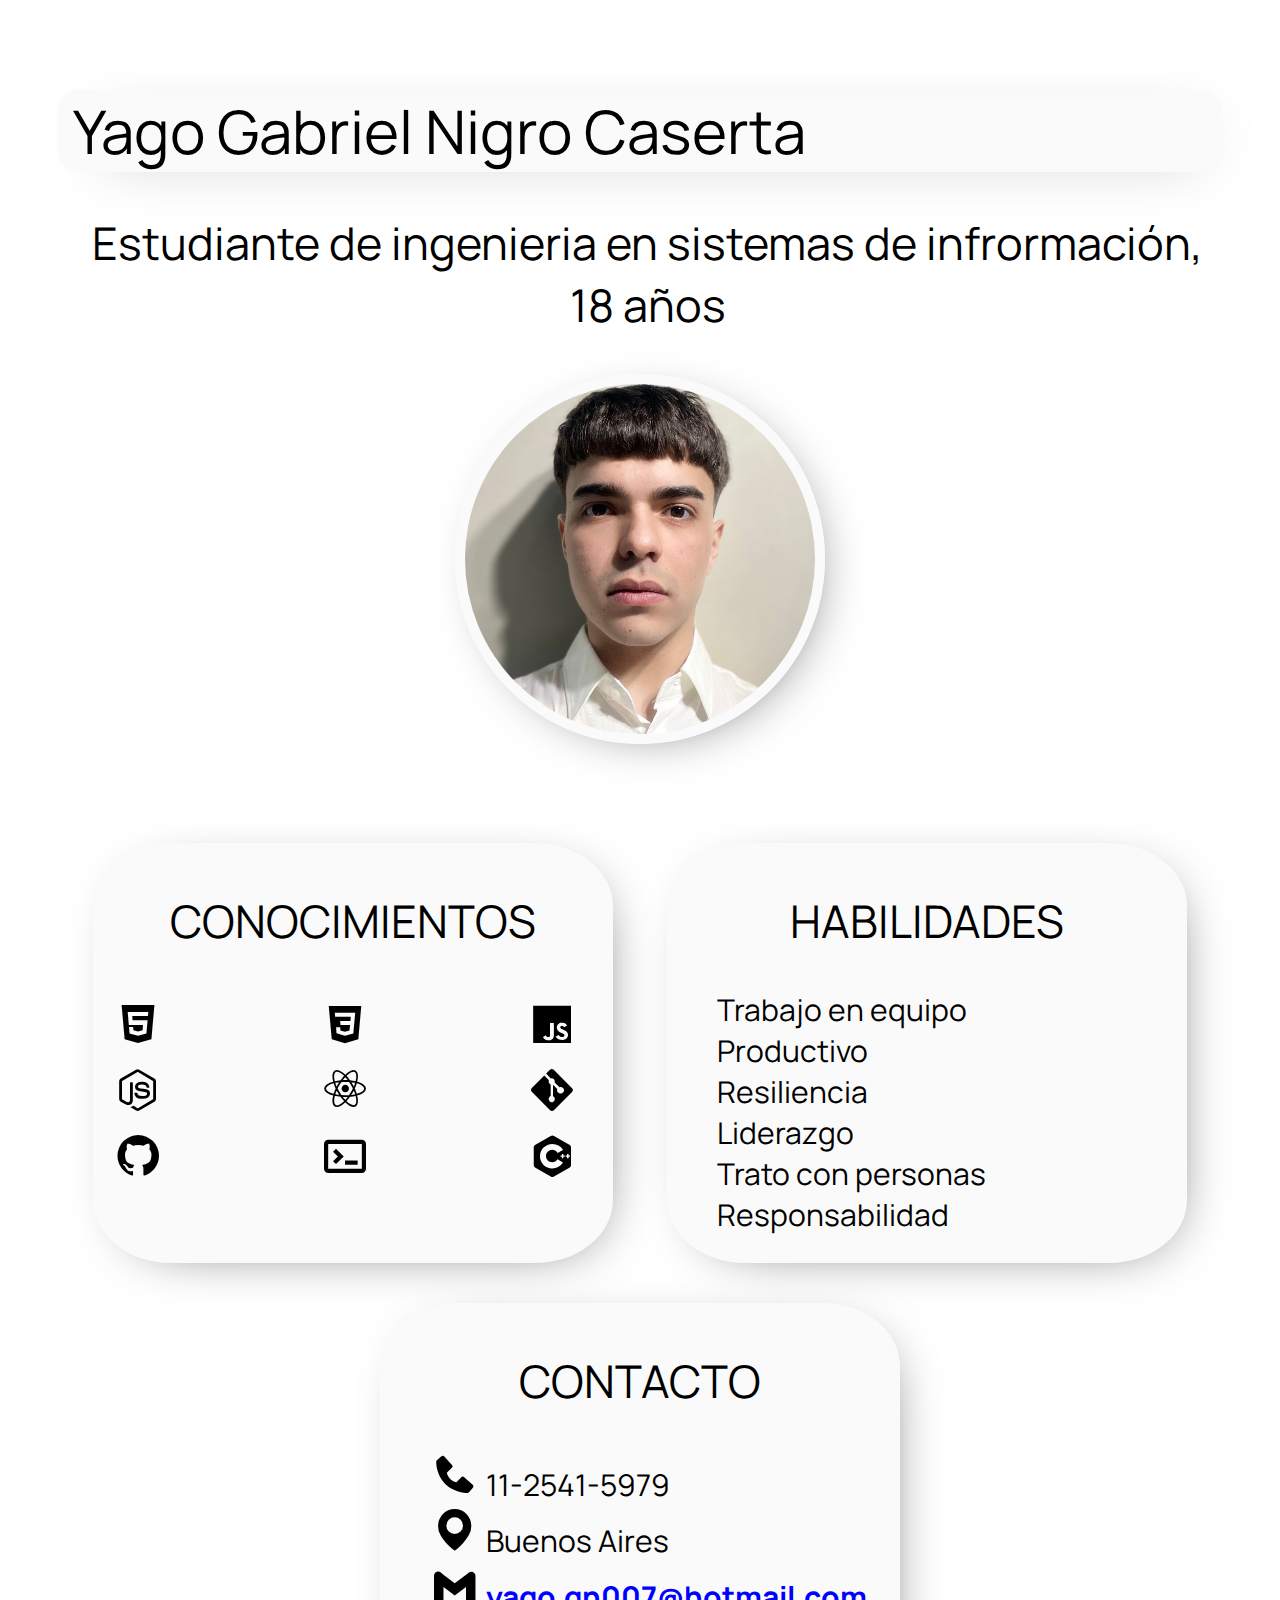
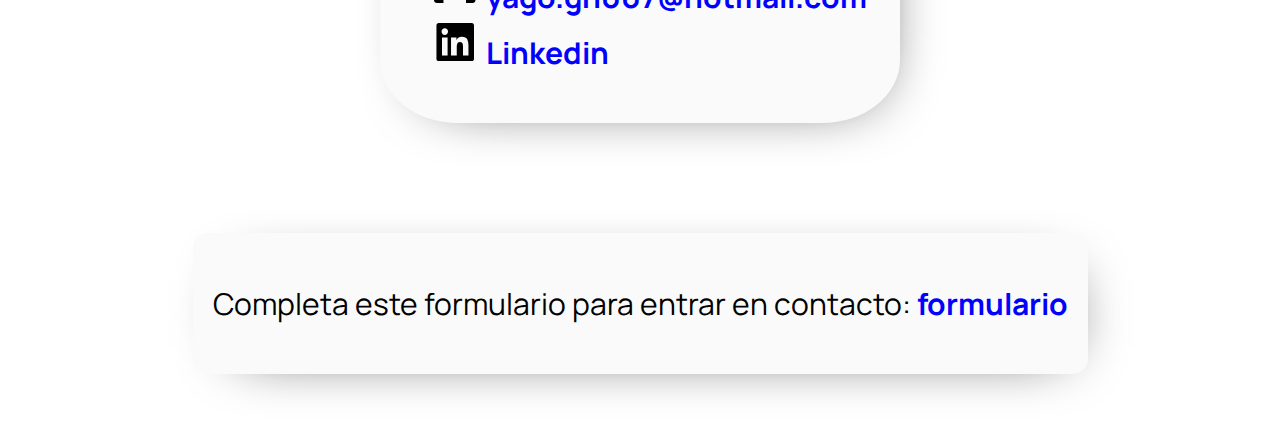
<file: index.html>
<!DOCTYPE html>
<html>
  <head>
    <meta charset="utf-8" />
    <title>CV:Yago Gabriel Nigro</title>
    <link rel="stylesheet" href="style.css" />
    <!-- Enlace a Boxicons CDN -->
    <link
      href="https://cdn.jsdelivr.net/npm/boxicons@2.1.2/css/boxicons.min.css"
      rel="stylesheet"
    />
    <link rel="icon" href="iconos/cv.png" type="image/png" />
    <!--Google fonts-->
    <link rel="preconnect" href="https://fonts.googleapis.com">
    <link rel="preconnect" href="https://fonts.gstatic.com" crossorigin>
    <link href="https://fonts.googleapis.com/css2?family=Manrope:wght@200..800&display=swap" rel="stylesheet">
  </head>
  <body>
    <header class="flex">
      <div>
        <h1 id="nombre">Yago Gabriel Nigro Caserta</h1>
        <h2 id="edad">Estudiante de ingenieria en sistemas de infrormación, 18 años</h2>
      </div>
      <div>
        <img src="Yago-GNC.jpg" alt="Imagen de Yago" width="150" id="YGNC" />
        <!--<nav>
          <i class="bx bxl-linkedin-square"></i>
          <a href="https://www.linkedin.com/in/yagonigro/" target="_blank">Linkedin</a>
        </nav>-->
      </div>
    </header>

    <main>
      <section class="flex">
        <div class="flex-item">
          <h2>CONOCIMIENTOS</h2>
          <ul class="ul-list">
            <li class="list-item"><i class="bx bxl-html5"></i></li>
            <li class="list-item"><i class="bx bxl-css3"></i></li>
            <li class="list-item"><i class="bx bxl-javascript"></i></li>
            <li class="list-item"><i class="bx bxl-nodejs"></i></li>
            <li class="list-item"><i class="bx bxl-react"></i></li>
            <li class="list-item"><i class="bx bxl-git"></i></li>
            <li class="list-item"><i class="bx bxl-github"></i></li>
            <li class="list-item"><i class='bx bx-terminal'></i></li>
            <li class="list-item"><i class='bx bxl-c-plus-plus'></i></li>
          </ul>
        </div>
        <div class="flex-item">
          <h2>HABILIDADES</h2>
          <ul>
            <li>Trabajo en equipo</li>
            <li>Productivo</li>
            <li>Resiliencia</li>
            <li>Liderazgo</li>
            <li>Trato con personas</li>
            <li>Responsabilidad</li>
          </ul>
        </div>
        <div class="flex-item">
          <h2>CONTACTO</h2>
          <ul>
            <li><i class='bx bxs-phone'></i>   11-2541-5979</li>
            <li><i class='bx bxs-map' ></i>   Buenos Aires</li>
            <li><i class='bx bxl-gmail' ></i>   <a href="https://mail.google.com/mail/u/0/#inbox?compose=CllgCJlDTBkztJxPqxVQCMdkndlGPTKVBjpXgPhpCdpHTtGFjmbJkLqTrcMLxBsnlvxqvZFJsWg" target="_blank">yago.gn007@hotmail.com</a></li>
            <li><i class='bx bxl-linkedin-square' ></i>   <a href="https://www.linkedin.com/in/yagonigro/" target="_blank">Linkedin</a></li>
          </ul>
        </div>
      </section>
    </main>

    <footer class="flex">
      <form action="" method="" class="flex-footer-item">
        <p>
          Completa este formulario para entrar en contacto:
          <a href="HTML/formulario.html" target="_blank">formulario</a>
        </p>
      </form>
    </footer>
  </body>
</html>
</file>
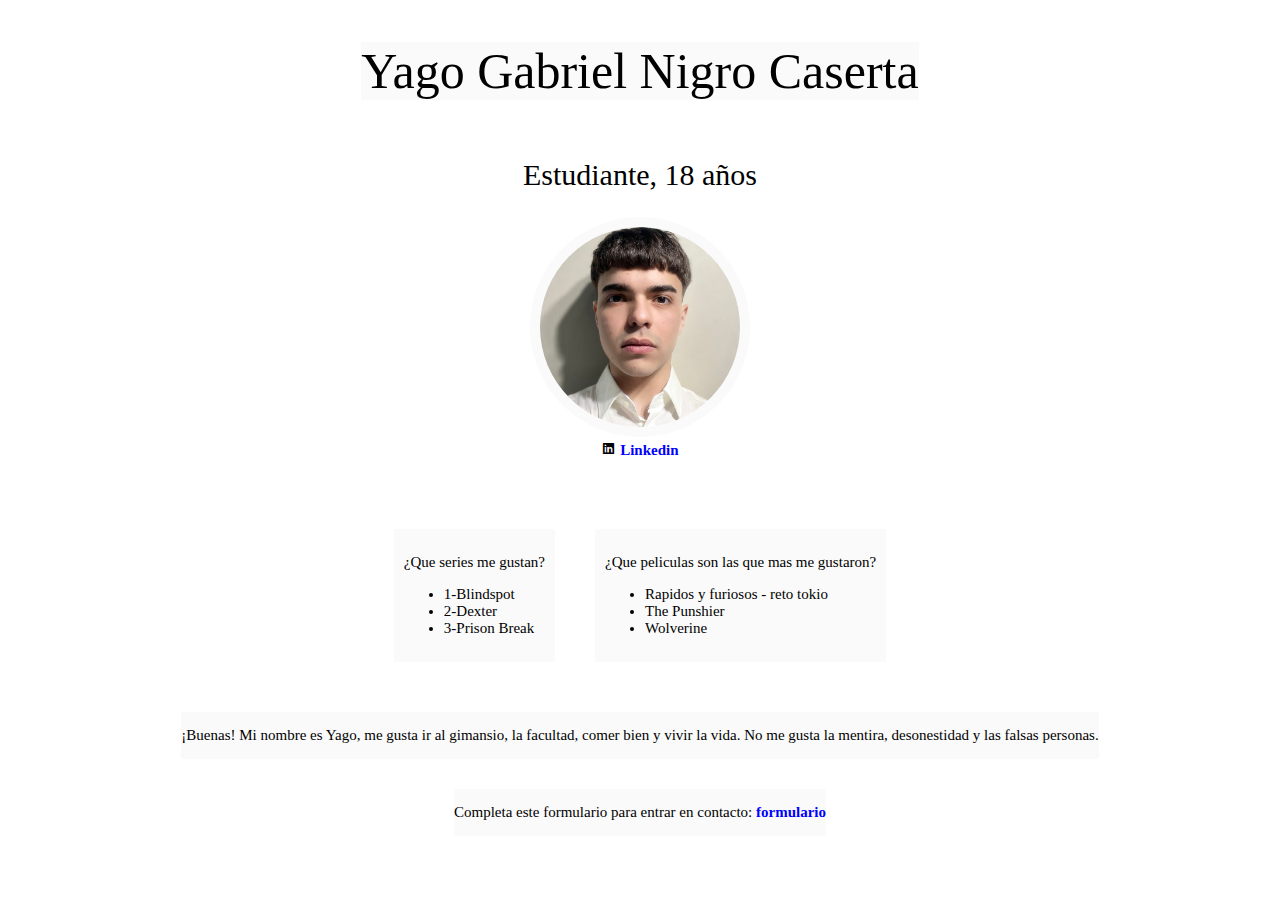
<file: HTML-Unidad3/index.html>
<!DOCTYPE html>
<html>
  <head>
    <meta charset="utf-8" />
    <title>Mi pagina Web</title>
    <link rel="stylesheet" href="../CSS-Unidad4/style.css" />
    <!-- Enlace a Boxicons CDN -->
    <link href="https://cdn.jsdelivr.net/npm/boxicons@2.1.2/css/boxicons.min.css" rel="stylesheet">
  </head>
  <body>
    <header>
      <div id="intro">
        <h1 id="nombre">Yago Gabriel Nigro Caserta</h1>
        <h2 id="edad">Estudiante, 18 años</h2>
        <img src="Yago-GNC.jpg" alt="Imagen de Yago" width="150" id="YGNC" />
        <nav>
          <i class='bx bxl-linkedin-square'></i>
          <a href="https://www.linkedin.com/in/yagonigro/" target="_blank">Linkedin</a>
        </nav>
      </div>
    </header>

    <main>
      <section class="info">
        <div class="infoExp">
          <p>¿Que series me gustan?</p>
          <ul>
            <li>1-Blindspot</li>
            <li>2-Dexter</li>
            <li>3-Prison Break</li>
          </ul>
        </div>
        <div class="infoHbi">
          <p>¿Que peliculas son las que mas me gustaron?</p>
          <ul>
            <li>Rapidos y furiosos - reto tokio</li>
            <li>The Punshier</li>
            <li>Wolverine</li>
          </ul>
        </div>
      </section>
      <section class="info">
        <div class="infoMi">
          <p>
            ¡Buenas! Mi nombre es Yago, me gusta ir al gimansio, la facultad,
            comer bien y vivir la vida. No me gusta la mentira, desonestidad y
            las falsas personas.
          </p>
        </div>
      </section>

      <!-- <section>
        <h3>Habilidades:</h3>
        <p>Aprendi a hacer un circulo</p>
        <div>
          <svg width="100" height="100">
            <circle
              cx="50"
              cy="50"
              r="40"
              stroke="green"
              stroke-width="4"
              fill="red"
            ></circle>
          </svg>
        </div>
        <p>Aprendi a instertar audio</p>
        <p>Las pastillas del abuelo - Cerveza:</p>
        <audio src="Materialparapracticas/Laspastidlabuelocerveza.m4a" controls></audio>
        <p>Aprendi a instertar un video</p>
        <video src="Materialparapracticas/Larengabalada.mp4" controls width="600"></video>
        <p>"Avlaracion: Obviamente esto no formara parte de mi CV, es a modo dicatico"</p>
    </section> -->
    </main>
    <footer>
      <form action="" method="">
        <!-- <p>
          <label for="nom">Enviar Mensaje</label>
          <input type="text" name="nombre" />
        </p>
        <p>
          <input type="submit" value="Enviar" />
          <input type="reset" value="Borrar" />
        </p> -->
        <p>
          Completa este formulario para entrar en contacto:
          <a href="formulario.html" target="_blank">formulario</a>
        </p>
      </form>
    </footer>
  </body>
</html>
</file>
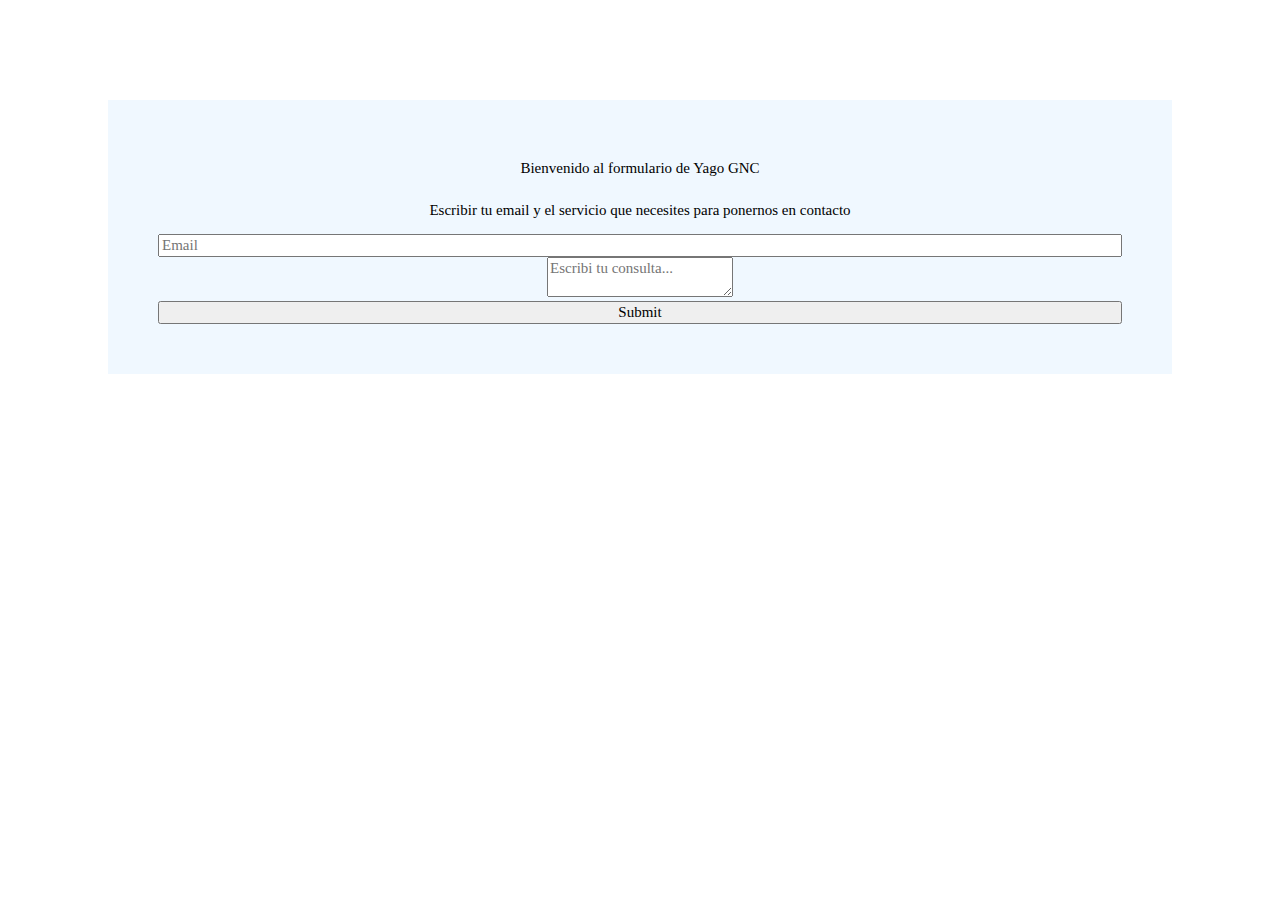
<file: HTML-Unidad3/formulario.html>
<!DOCTYPE html>
<html lang="en">
  <head>
    <meta charset="UTF-8" />
    <meta name="viewport" content="width=device-width, initial-scale=1.0" />
    <title>Formulario de contacto</title>
    <link rel="stylesheet" href="../CSS-Unidad4/style.css" />
    <link rel="stylesheet" href="../CSS-Unidad4/formulario.css">
  </head>
  <body>
    <form action="" method="">
      <h1>Bienvenido al formulario de Yago GNC</h1>
      <p>
        Escribir tu email y el servicio que necesites para ponernos en
        contacto
      </p>
      <form action="">
        <input type="email" name="email" placeholder="Email" id="email"/>
        <div>
          <textarea name="servicio" id="servicio" placeholder="Escribi tu consulta..."></textarea>
        </div>
        <input type="submit" name="enviar">
      </form>
    </form>
  </body>
</html>
</file>
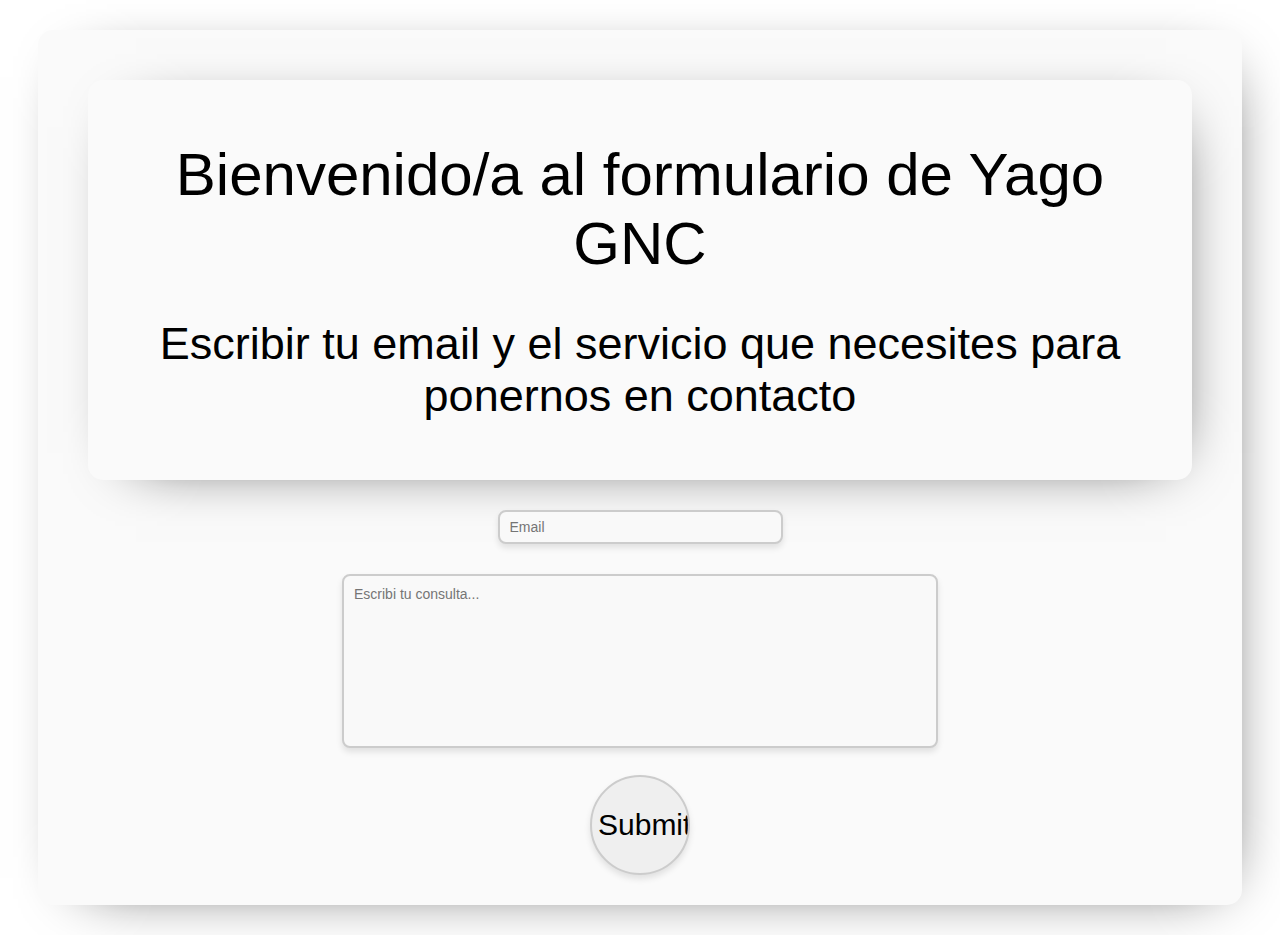
<file: HTML/formulario.html>
<!DOCTYPE html>
<html lang="en">
  <head>
    <meta charset="UTF-8" />
    <meta name="viewport" content="width=device-width, initial-scale=1.0" />
    <title>Formulario de contacto</title>
    <link rel="stylesheet" href="../style.css" />
    <link rel="stylesheet" href="../CSS/formulario.css">
    <link rel="icon" href="../iconos/formulario-de-firma.png" type="image/x-icon">
  </head>
  <body>
    <form action="" method="" class="flex">
      <div class="flex-footer-item">
      <h1>Bienvenido/a al formulario de Yago GNC</h1>
      <h2>
        Escribir tu email y el servicio que necesites para ponernos en
        contacto
      </h2>
      </div>
      <form action="" class="flex-item">
        <div >
          <input type="email" name="email" placeholder="Email" class="email"/>
        </div>
        <div class="consulta">
          <textarea name="servicio" id="servicio" placeholder="Escribi tu consulta..."></textarea>
        </div>
        <div class="botEnv">
        <input type="submit" name="enviar" id="botEnv">
        </div>
      </form>
    </form>
  </body>
</html>
</file>
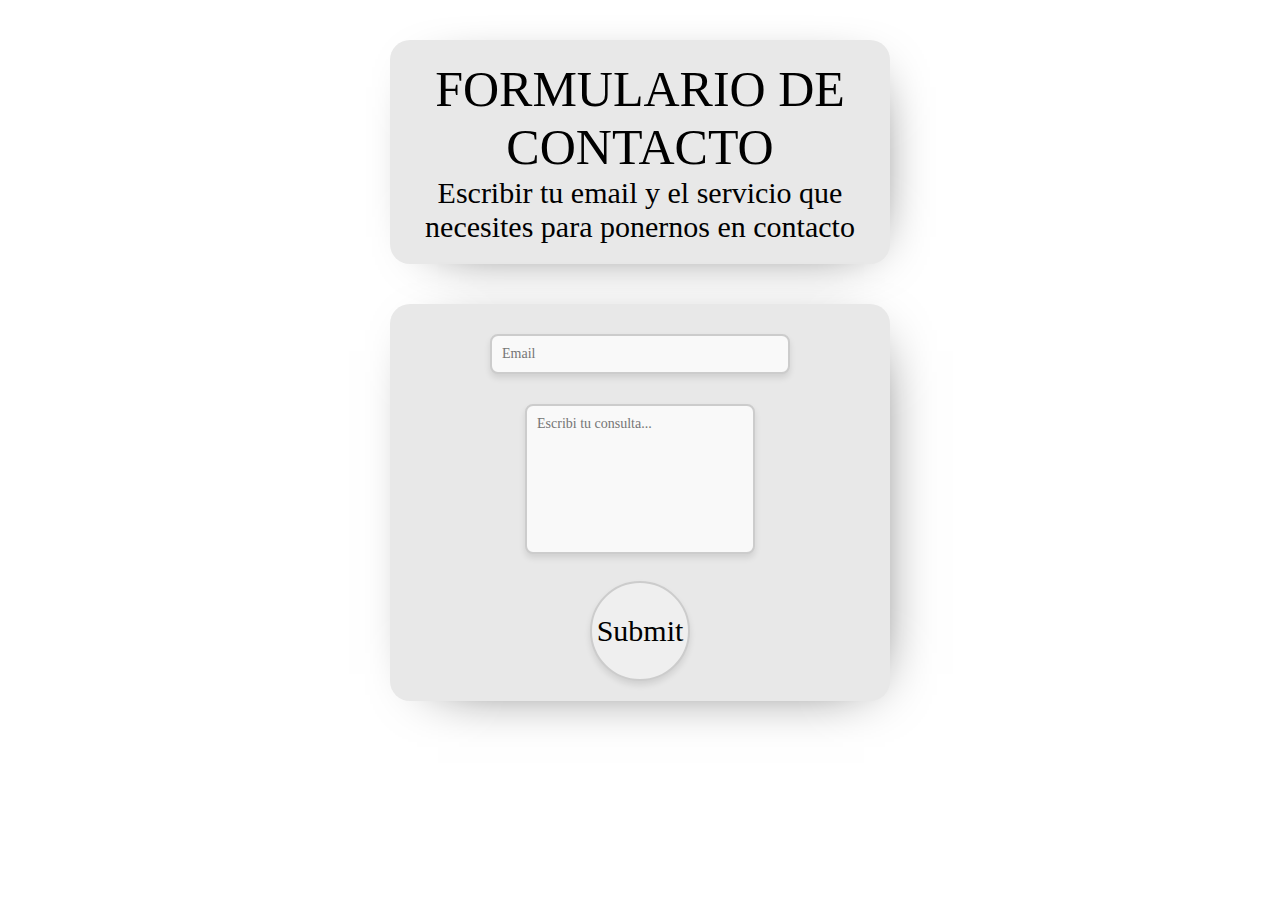
<file: docs/HTML/formulario.html>
<!DOCTYPE html>
<html lang="en">
  <head>
    <meta charset="UTF-8" />
    <meta name="viewport" content="width=device-width, initial-scale=1.0" />
    <title>Formulario de contacto</title>
    <link rel="stylesheet" href="../style.css" />
    <link rel="stylesheet" href="../CSS/formulario.css" />
    <link
      rel="icon"
      href="../iconos/formulario-de-firma.png"
      type="image/x-icon"
    />
  </head>
  <body>
    <form action="" method="" class="flex-form">
      <div class="flex-item-form">
      <h1 id="form-cont-h1">FORMULARIO DE CONTACTO</h1>
      <h2 id="form-cont-h2">
        Escribir tu email y el servicio que necesites para ponernos en contacto
      </h2>
      </div>
      <div class="flex-item-form">
        <div>
          <input type="email" name="email" placeholder="Email" class="email" />
        </div>
        <div class="consulta">
          <textarea name="servicio" id="servicio" placeholder="Escribi tu consulta..."></textarea>
        </div>
        <div class="botEnv">
          <input type="submit" name="enviar" id="botEnv" />
        </div>
      </div>
    </form>
  </body>
</html>
</file>
<file: style.css>
*{
    font-family: "Manrope", sans-serif;
    font-optical-sizing: auto;
    font-style: normal;
    font-weight: 400;
    font-size: 30px;
  }
  a{
    color: blue;
    text-decoration: none; /* Elimina el subrayado */
    font-weight: bold;
  }
  ul{
    list-style: none;
  }
  .ul-list{
    display: flex;
    flex-wrap: wrap;
    padding: 1%;
    margin: auto;
    gap: 30%;
  }
  .list-item{
    margin: 5px;
  }
  i{
    font-size: 50px;
  }
  h1{
    font-size: 60px;
  }
  #nombre{
    background-color: #FAFAFA;
    border-radius: 20px;
    box-shadow: 11px 10px 60px -37px rgba(10,10,10,1);
    padding-left: 15px;
  }
  #edad{
    padding-left: 15px;
  }
  h2{
    font-size: 45px;
    text-align: center;
  }
 #YGNC{
    border-radius: 50%;
    width: 350px;
    height: 350px;
    object-fit: cover;
    border: 10px solid #FAFAFA;
    box-shadow: 11px 10px 60px -37px rgba(10,10,10,1);
 }
.flex{
  display: flex;
  flex-wrap: wrap;
  justify-content: space-evenly;
  margin: 30px;
  padding: 20px;
  
}
.flex-item{
    flex-wrap: wrap;
    padding: 10px;
    margin: 20px;
    height: 400px;
    width: 500px;
    background-color: #FAFAFA;
    border-radius: 15%;
    box-shadow: 11px 10px 60px -37px rgba(10,10,10,1);
}
.flex-footer-item{
  flex-wrap: wrap;
  text-align: center;
  justify-content: space-evenly;
  padding: 10px;
  margin: 20px;
  background-color: #FAFAFA;
  border: 10px solid #FAFAFA;
  border-radius: 15px;
  box-shadow: 11px 10px 60px -37px rgba(10,10,10,1);
}
textarea{
  width: 50%;
  margin: 20px;
  height: 150px;
  padding: 10px;
  border: 2px solid #cccccc;
  border-radius: 8px;
  background-color: #f9f9f9;
  color: #333;
  font-size: 14px;
  resize: none; 
  box-shadow: 0 4px 6px rgba(0, 0, 0, 0.1);
}
</file>
<file: CSS-Unidad4/style.css>
*{
    font-family: cursive;
    font-weight: 400;
    font-style: normal;
    font-size: 15px;
  }
  a{
    color: blue;
    text-decoration: none; /* Elimina el subrayado */
    font-weight: bold;
  }
  header{
    display: flex;
    flex-direction: column;
    justify-content: center;
    text-align: center;
    margin: 30px;
    padding: 20px;
    margin-top: -20px;
  }
  #intro{
    text-align: center;
  }
  #nombre{
    display: inline-flex;
    background-color: #FAFAFA;
    font-size: 50px;
  }
  #edad{
    font-size: 30px;
  }
 #YGNC{
    border-radius: 50%;
    width: 200px;
    height: 200px;
    object-fit: cover;
    border: 10px solid #FAFAFA;
 }
.info, footer{
    display: flex;
    flex-direction: row;
    justify-content: center;
    margin: 30px;
}
.infoExp{
    flex-direction: column;
    padding: 10px;
    margin: 20px;
    background-color: #FAFAFA;
}
.infoHbi{
    flex-direction: column;
    padding: 10px;
    margin: 20px;
    background-color: #FAFAFA;
}
.infoMi{
    text-align: center;
    background-color: #FAFAFA;
}
form{
    background-color: #FAFAFA;
}
</file>
<file: CSS-Unidad4/formulario.css>
form{
    display: flex;
    justify-content: center;
    flex-direction: column;
    text-align: center;
    margin: 100px;
    padding: 50px;
    background-color: aliceblue;
}
#email{
}
</file>
<file: CSS/formulario.css>
form{
    display: flex;
    justify-content: center;
    flex-direction: column;
    text-align: center;
    margin: 100px;
    padding: 50px;
    background-color: #FAFAFA;
    border: 10px solid #FAFAFA;
    border-radius: 15px;
    box-shadow: 11px 10px 60px -37px rgba(10,10,10,1);
}
#email{
    height: 20px;
    width: 250px;
    padding: 10px;
}
#botEnv{
    border-radius: 50%;
    border: 2px solid #cccccc;
    height: 100px;
    width: 100px;
    box-shadow: 0 4px 6px rgba(0, 0, 0, 0.1);
  }
  .email{
    height: 10px;
    padding: 10px 90px 10px 10px;
    border: 2px solid #cccccc;
    border-radius: 8px;
    background-color: #f9f9f9;
    color: #333;
    font-size: 14px;
    margin: 10px;
    box-shadow: 0 4px 6px rgba(0, 0, 0, 0.1);
  }
</file>
<file: docs/style.css>
* {
  font-family: "Roboto", serif;
  font-optical-sizing: auto;
  font-style: normal;
  font-style: normal;
  font-weight: 400;
  font-size: 30px;
  list-style: none;
  cursor: default;
  user-select: none;
}

body {
  height: 100vh;
}
main{
  display: flex;
  justify-content: center;
  align-items: center;
}
.animacion-body {
  opacity: 0;
  animation: body 3s ease-out forwards;
}

@keyframes body {
  to {
    opacity: 1;
    /* Visible */
    transform: translateX(0);
    /* En su posición final */
  }
}

a {
  color: blue;
  text-decoration: none;
  /* Elimina el subrayado */
  font-weight: bold;
  cursor: pointer;
}

a:hover {
  color: #0056b3;
}

.ul-list {
  display: flex;
  flex-wrap: wrap;
  padding: 1%;
  margin: auto;
  gap: 2em;
}

.list-item {
  margin: 5px;
}

i {
  font-size: 50px;
}

h1 {
  font-size: 60px;
  text-align: center;
}

#name {
  background-color: #cccccc;
  border-radius: 20px;
  box-shadow: 11px 10px 60px -37px rgba(10, 10, 10, 1);
  padding-left: 15px;
}

#age {
  padding-left: 15px;
}

h2 {
  font-size: 45px;
  text-align: center;
}

#YGNC {
  border-radius: 50%;
  width: 350px;
  height: 350px;
  object-fit: cover;
  border: 5px solid #fff;
  box-shadow: 0 4px 8px rgba(0, 0, 0, 0.2);
}

.flex-container{
  display: flex;
  position: relative;
  flex-wrap: wrap;
  align-content: center;
  justify-content: space-evenly;
  margin: 30px;
  padding: 20px;
}

.flex-item,
.flex-item-large {
  flex-wrap: wrap;
  position: relative;
  padding: 10px;
  margin: 20px;
  height: 15em;
  width: 15em;
  background-color: #FAFAFA;
  border-radius: 15%;
  box-shadow: 11px 10px 60px -37px rgba(10, 10, 10, 1);
  transition: all .5s ease;
}
.large-color{
  background-color: #cccccc;
}
.flex-item:hover {
  transform: scale(1.2);
  box-shadow: 11px 10px 60px -37px rgba(10, 10, 10, 1);
  z-index: 2000;
}

.flex-item-large {
  width: 70%;
  border-radius: 5em;
  display: flex;
  flex-direction: column; /* Aseguramos que los elementos hijos se apilen verticalmente */
  align-items: center; /* Centramos horizontalmente */
}

.line-wrapper {
  width: 100%; /* Asegura que ocupe todo el ancho del contenedor padre */
  display: flex;
  flex-wrap: wrap;
  justify-content: center; /* Centra la línea horizontalmente */
}

.line-temp {
  width: 80%; /* Ajusta el ancho según tus necesidades */
  height: 2px; /* Altura de la línea */
  background-color: black; /* Color de la línea */
  margin: 20px 0; /* Añadir margen vertical */
  position: relative; /* Para que los hijos absolutos se posicionen respecto a este contenedor */
  display: flex; /* Usar flexbox para alinear en fila */
  justify-content: space-between; /* Distribuir uniformemente */
  align-items: center; /* Alinear verticalmente */
  top: 3em;
}

.line-item {
  position: absolute; /* Para que se puedan posicionar encima de la línea */
  height: 2em;
  width: 2em;
  background-color: #333;
  border-radius: 50%;
  top: -0.9em; /* Ajusta para que se superpongan sobre la línea */
  margin-left: auto; /* Centrar horizontalmente */
  margin-right: auto; /* Centrar horizontalmente */
  z-index: 100;
  transition: all .5s ease-in-out;
}
.line-item:hover{
  background-color: #E6E6E6; /* Cambiar el color al pasar el mouse */
  transform: scale(1.2); /* Aumentar el tamaño */
  box-shadow: 0 0 10px rgba(0, 0, 0, 0.5); /* Añadir sombra */
}
.line-item:hover .line-item-age {
  color: #000000; /* Cambiar el color del texto al pasar el mouse */
}
.line-item-box {
  display: flex;
  flex-wrap: wrap; /* Permite que los elementos se envuelvan a una nueva línea */
  justify-content: space-around; /* Distribuye los elementos uniformemente */
  flex-direction: row;
  align-items: center; /* Centra verticalmente los elementos */
  gap: 10px; /* Espacio entre los diplomas */
  padding: 10px; /* Añadir espacio interno */
  background-color: #F5F6CE;
  border-radius: 1em;
  margin: 10px; /* Añadir margen exterior */
  height: auto;
  width: 13em;
  display: none;
}

.line-item-img {
  border-radius: 10%; /* Ajustar la forma */
  max-width: 100%;
  height: auto;
}

/* Posiciona los circulitos de manera uniforme */
.line-temp .line-item:nth-child(1) {
  left: 0%;
}

.line-temp .line-item:nth-child(2) {
  left: 25%;
}

.line-temp .line-item:nth-child(3) {
  left: 50%;
}

.line-temp .line-item:nth-child(4) {
  left: 75%;
}

.line-temp .line-item:nth-child(5) {
  left: 100%
}
.line-item-age{
  font-size: 0.7em;
  color: #f9f9f9;
}
.folder {
  position: relative;
  width: 200px;
  height: 150px;
  perspective: 1000px;
}

.cover {
  background-color: #f4a261;
  width: 100%;
  height: 100%;
  border-radius: 5px;
  box-shadow: 0 4px 10px rgba(0, 0, 0, 0.3);
  text-align: center;
  line-height: 150px;
  font-size: 18px;
  font-weight: bold;
  cursor: pointer;
  transform-origin: top;
  transition: transform 0.5s ease-in-out;
}

.pages {
  position: absolute;
  top: 0;
  left: 0;
  width: 100%;
  height: 100%;
  transform-style: preserve-3d;
  transform: rotateX(-90deg);
  opacity: 0;
  transition: transform 0.5s ease-in-out, opacity 0.5s ease-in-out;
}

.page {
  background-color: #fff;
  width: 100%;
  height: 100%;
  border: 1px solid #ddd;
  box-shadow: 0 4px 8px rgba(0, 0, 0, 0.1);
  text-align: center;
  line-height: 150px;
  font-size: 16px;
  position: absolute;
  transform-origin: left;
  cursor: pointer;
}

.page:nth-child(2) {
  transform: translateX(10px);
}
.page:nth-child(3) {
  transform: translateX(20px);
}


.flex-container-folder {
  display: flex;
  justify-content: center;
  align-items: center;
  height: 100%;
  width: 100%;
}

.flex-folder-container {
  height: auto;
  width: 60%;
  background-color: #FAAC58;
  border-radius: 1em;
  display: flex;
  flex-direction: column;
  justify-content: flex-end;
  flex-wrap: wrap;
  position: relative;
  box-shadow: 11px 10px 60px -37px rgba(10, 10, 10, 1);
}

.flex-folder {
  display: flex;
  flex-direction: row;
  position: relative;
  justify-content: center;
}

.folder-item {
  height: 4em;
  width: 3em;
  background-color: #e6e6e6;
  margin-left: 1em;
  border-radius: 1em;
  margin-bottom: 0.25em;
  display: flex;
  justify-content: center;
  align-items: center;
  cursor: pointer;
  transition: all 0.3s ease;
}

.folder-item h3 {
  font-size: 0.5em;
}

.folder-item.fullscreen {
  position: fixed;
  top: 0;
  left: 0;
  width: 90%;
  height: 100vh;
  background-color: #e7e7e7;
  z-index: 1000;
  display: flex;
  justify-content: center;
  align-items: center;
  border-radius: 1em;
  flex-direction: column;
  transition: all 0.3s ease;
}

.folder-item.fullscreen h3 {
  font-size: 2em;
}

.close-button {
  position: absolute;
  top: 20px;
  right: 20px;
  width: 1em;
  height: 1em;
  background-color: #e74c3c;
  color: white;
  font-size: 1.5em;
  font-weight: bold;
  border: none;
  border-radius: 50%;
  cursor: pointer;
  display: flex;
  justify-content: center;
  align-items: center;
  transition: background-color 0.3s ease;
}

.close-button:hover {
  background-color: #c0392b;
}

.folder-lapel {
  height: 3em;
  width: 100%;
  background-color: #F3E2A9;
  border-radius: 1em;
  position: absolute;
  box-shadow: 0 4px 8px rgba(0, 0, 0, 0.1);
  display: flex;
  justify-content: center;
  align-items: center;
}

.folder-lapel h2 {
  margin: 0;
}



.flex-footer-item {
  flex-wrap: wrap;
  position: absolute;
  text-align: center;
  justify-content: space-evenly;
  padding: 10px;
  margin: 20px;
  background-color: #FAFAFA;
  border: 10px solid #FAFAFA;
  border-radius: 15px;
  box-shadow: 11px 10px 60px -37px rgba(10, 10, 10, 1);
}

textarea {
  width: 50%;
  margin: 20px;
  height: 150px;
  padding: 10px;
  border: 2px solid #cccccc;
  border-radius: 8px;
  background-color: #f9f9f9;
  color: #333;
  font-size: 14px;
  resize: none;
  box-shadow: 0 4px 6px rgba(0, 0, 0, 0.1);
}
</file>
<file: docs/CSS/formulario.css>
* {
  box-sizing: border-box;
  margin: 0;
  padding: 0;
}

.flex-form {
  display: flex;
  flex-wrap: wrap;
  flex-direction: column;
  align-items: center;
  margin: 20px;
}

.flex-item-form {
  text-align: center;
  justify-content: center;
  padding: 20px;
  margin: 20px;
  width: 80%; /* Ajustable */
  max-width: 500px; /* Límite para pantallas grandes */
  background-color: #e8e8e8;
  border-radius: 20px;
  box-shadow: 11px 10px 60px -37px rgba(10, 10, 10, 1);
}

#form-cont-h1 {
  font-size: 50px;
}

#form-cont-h2 {
  font-size: 30px;
}

#email {
  height: 20px;
  width: 90%; /* Más flexible */
  max-width: 250px;
  padding: 10px;
}

#botEnv {
  border-radius: 50%;
  border: 2px solid #cccccc;
  height: 100px;
  width: 100px;
  box-shadow: 0 4px 6px rgba(0, 0, 0, 0.1);
}

.email {
  height: 40px;
  padding: 10px;
  border: 2px solid #cccccc;
  border-radius: 8px;
  background-color: #f9f9f9;
  color: #333;
  font-size: 14px;
  margin: 10px;
  box-shadow: 0 4px 6px rgba(0, 0, 0, 0.1);
  width: 90%; /* Ajustable */
  max-width: 300px; /* Límite */
}

/* Media Queries para responsividad */

@media (max-width: 768px) {
  .flex-item-form {
    width: 90%; /* Más espacio en pantallas pequeñas */
    margin: 10px;
  }

  #form-cont-h1 {
    font-size: 40px; /* Reducir tamaño en pantallas pequeñas */
  }

  #form-cont-h2 {
    font-size: 24px;
  }

  #email,
  .email {
    width: 100%; /* Usar todo el ancho disponible */
    font-size: 16px;
  }
}

@media (max-width: 480px) {
  #form-cont-h1 {
    font-size: 30px; /* Aún más pequeño */
  }

  #form-cont-h2 {
    font-size: 20px;
  }

  .flex-item-form {
    padding: 15px;
  }
}
</file>
